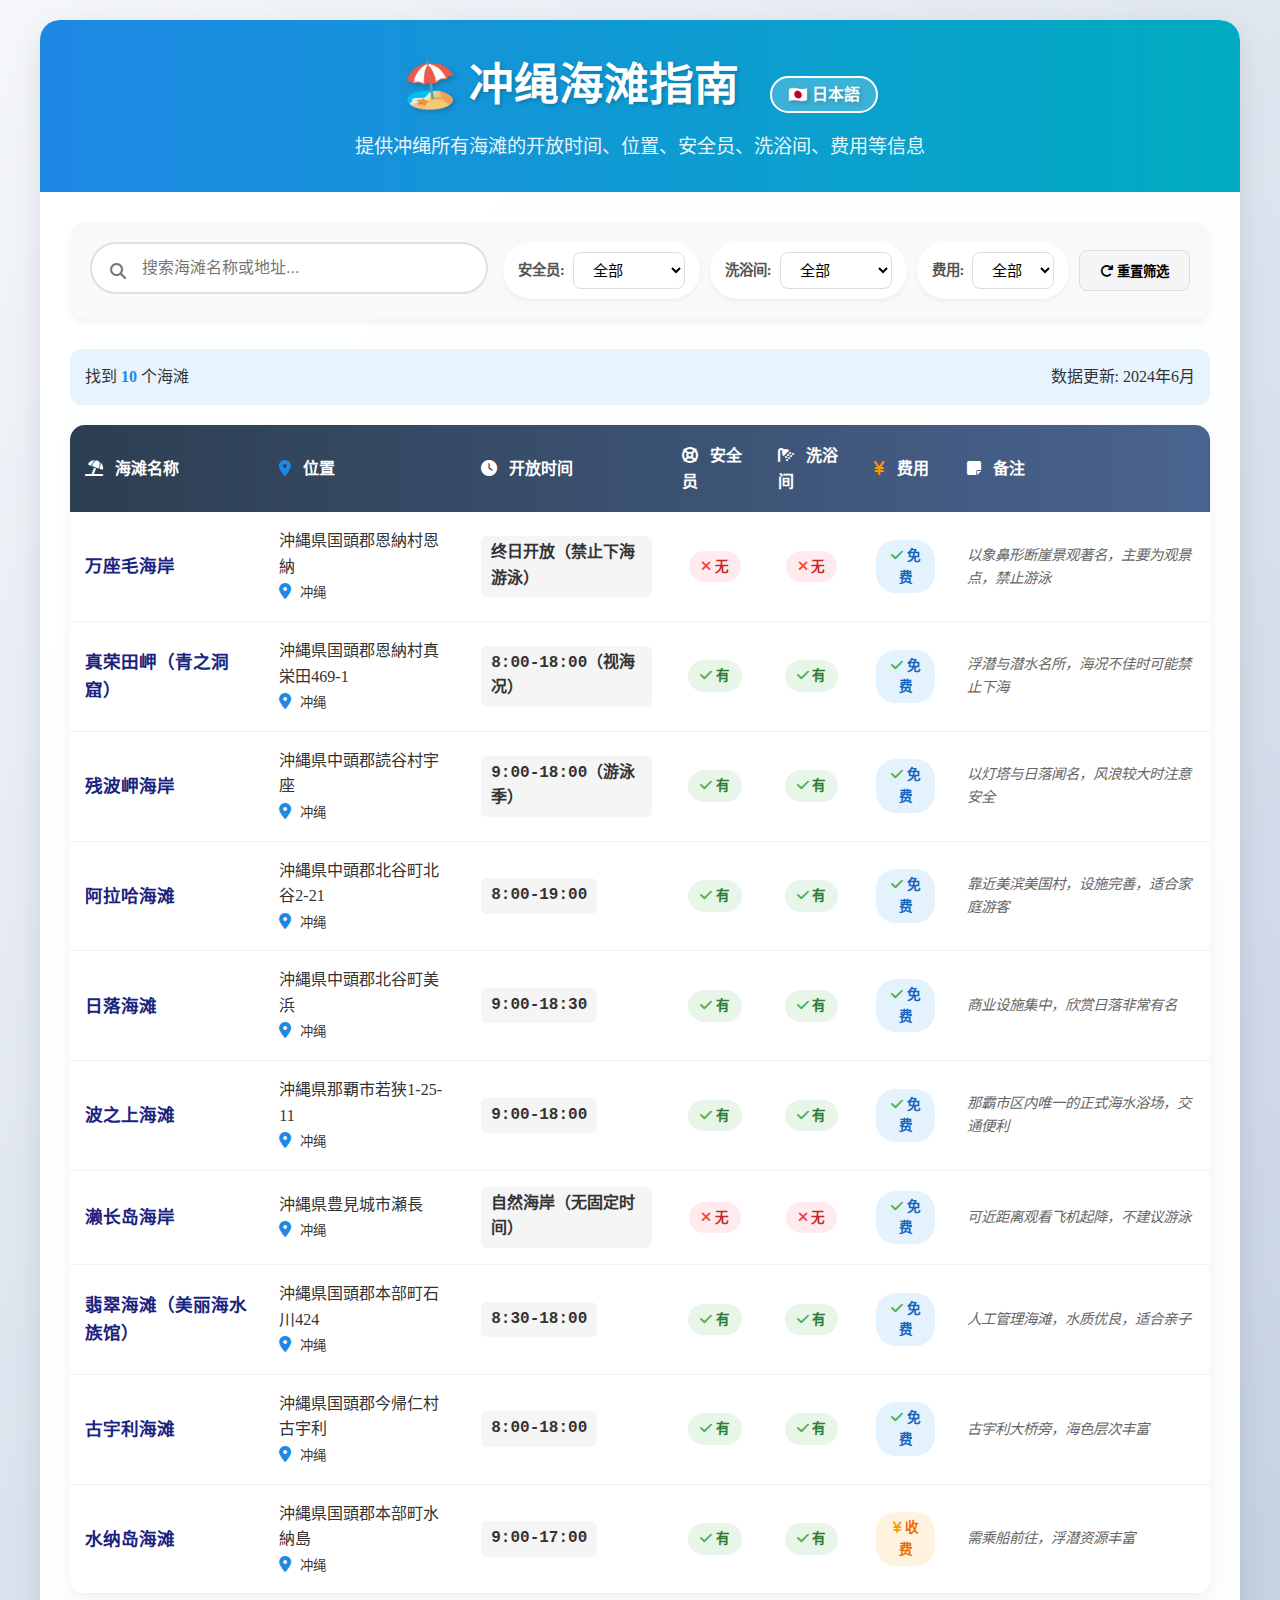
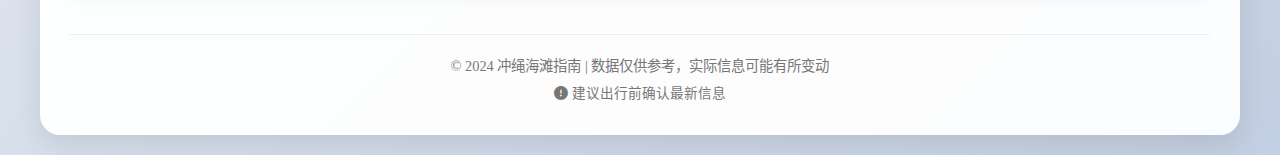
<file: index.html>
<!DOCTYPE html>
<html lang="zh-CN">

<head>
    <meta charset="UTF-8">
    <meta name="viewport" content="width=device-width, initial-scale=1.0">
    <title>冲绳海滩指南 | Okinawa Beach Guide</title>
    <link rel="stylesheet" href="https://cdnjs.cloudflare.com/ajax/libs/font-awesome/6.4.0/css/all.min.css">
    <link rel="stylesheet" href="assets/css/styles.css">
</head>

<body>
    <div class="container">
        <header>
            <h1>🏖️ 冲绳海滩指南 
                <a href="index-jp.html" id="languageToggle" class="language-toggle">🇯🇵 日本語</a>
            </h1>
            <p class="subtitle">提供冲绳所有海滩的开放时间、位置、安全员、洗浴间、费用等信息</p>
        </header>

        <div class="controls">
            <div class="search-box">
                <i class="fas fa-search"></i>
                <input type="text" id="searchInput" placeholder="搜索海滩名称或地址...">
            </div>

            <div class="filters">
                <div class="filter-group">
                    <span class="filter-label">安全员:</span>
                    <select id="lifeguardFilter">
                        <option value="all">全部</option>
                        <option value="yes">有安全员</option>
                        <option value="no">无安全员</option>
                    </select>
                </div>

                <div class="filter-group">
                    <span class="filter-label">洗浴间:</span>
                    <select id="showerFilter">
                        <option value="all">全部</option>
                        <option value="yes">有洗浴间</option>
                        <option value="no">无洗浴间</option>
                    </select>
                </div>

                <div class="filter-group">
                    <span class="filter-label">费用:</span>
                    <select id="feeFilter">
                        <option value="all">全部</option>
                        <option value="free">免费</option>
                        <option value="paid">收费</option>
                    </select>
                </div>

                <button class="reset-btn" id="resetBtn">
                    <i class="fas fa-redo"></i> 重置筛选
                </button>
            </div>
        </div>

        <div class="stats">
            <div>找到 <span class="beach-count" id="beachCount">0</span> 个海滩</div>
            <div>数据更新: 2024年6月</div>
        </div>

        <div class="table-container">
            <table id="beachTable">
                <thead>
                    <tr>
                        <th><i class="fas fa-umbrella-beach"></i> 海滩名称</th>
                        <th><i class="fas fa-map-marker-alt"></i> 位置</th>
                        <th><i class="fas fa-clock"></i> 开放时间</th>
                        <th><i class="fas fa-life-ring"></i> 安全员</th>
                        <th><i class="fas fa-shower"></i> 洗浴间</th>
                        <th><i class="fas fa-yen-sign"></i> 费用</th>
                        <th><i class="fas fa-sticky-note"></i> 备注</th>
                    </tr>
                </thead>
                <tbody id="beachTableBody">
                    <!-- 数据将通过JavaScript动态加载 -->
                </tbody>
            </table>
            <div id="noResults" class="no-results" style="display: none;">
                <i class="fas fa-search" style="font-size: 3rem; margin-bottom: 15px; opacity: 0.5;"></i>
                <p>没有找到符合条件的结果</p>
                <p>请尝试其他搜索词或筛选条件</p>
            </div>
        </div>

        <footer>
            <p>© 2024 冲绳海滩指南 | 数据仅供参考，实际信息可能有所变动</p>
            <p style="margin-top: 5px; font-size: 0.85rem;">
                <i class="fas fa-exclamation-circle"></i> 建议出行前确认最新信息
            </p>
        </footer>
    </div>

    <script src="assets/js/main.js"></script>
</body>

</html>
</file>
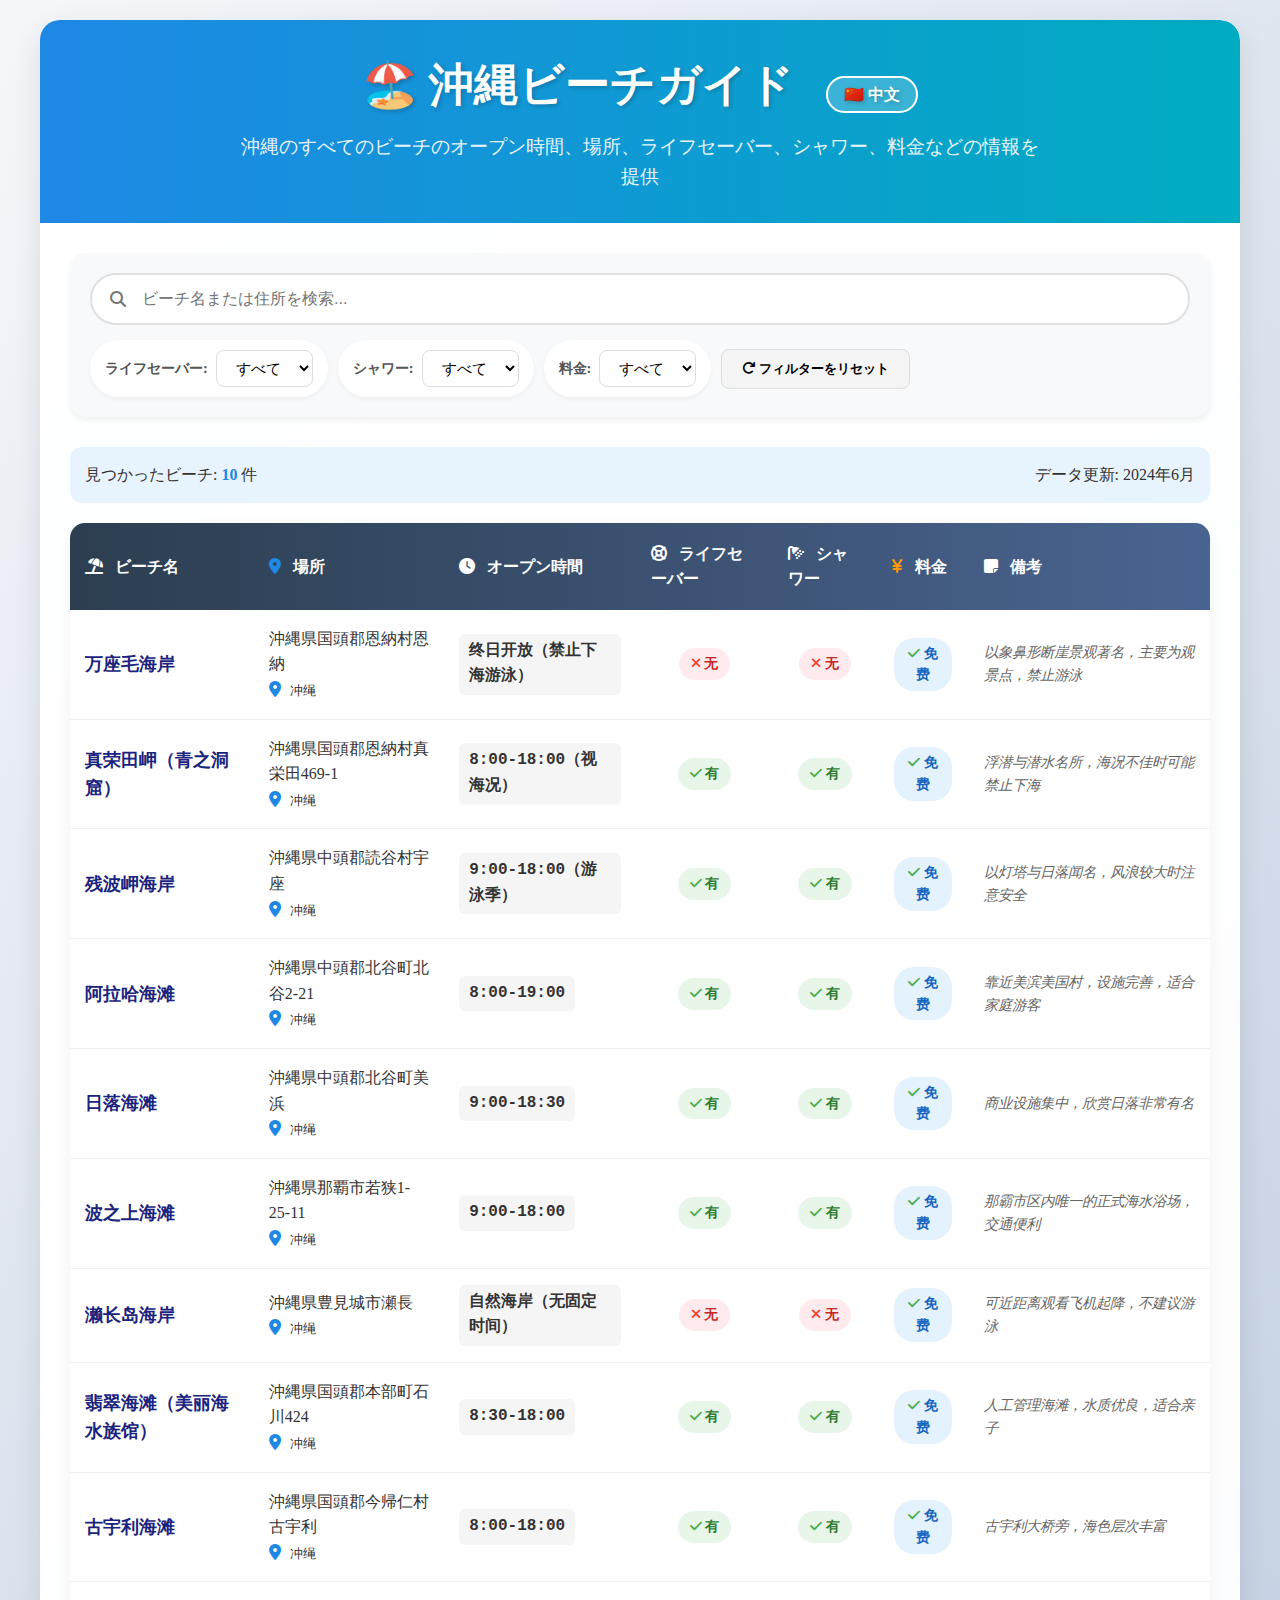
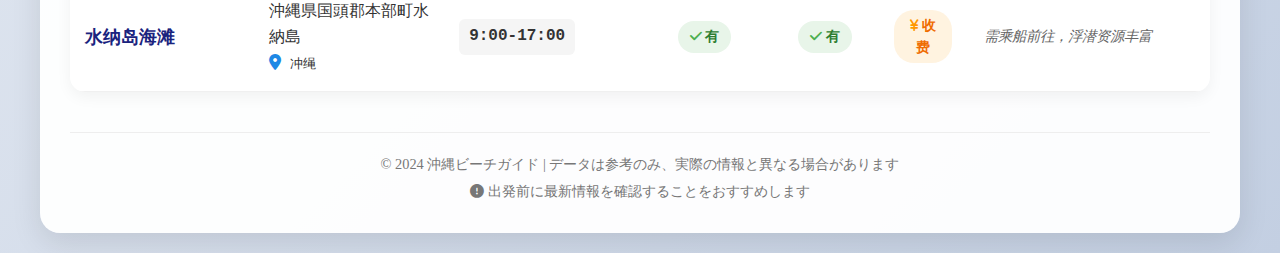
<file: index-jp.html>
<!DOCTYPE html>
<html lang="ja">

<head>
    <meta charset="UTF-8">
    <meta name="viewport" content="width=device-width, initial-scale=1.0">
    <title>沖縄ビーチガイド | Okinawa Beach Guide</title>
    <link rel="stylesheet" href="https://cdnjs.cloudflare.com/ajax/libs/font-awesome/6.4.0/css/all.min.css">
    <link rel="stylesheet" href="assets/css/styles.css">
</head>

<body>
    <div class="container">
        <header>
            <h1>🏖️ 沖縄ビーチガイド 
                <a href="index.html" id="languageToggle" class="language-toggle">🇨🇳 中文</a>
            </h1>
            <p class="subtitle">沖縄のすべてのビーチのオープン時間、場所、ライフセーバー、シャワー、料金などの情報を提供</p>
        </header>

        <div class="controls">
            <div class="search-box">
                <i class="fas fa-search"></i>
                <input type="text" id="searchInput" placeholder="ビーチ名または住所を検索...">
            </div>

            <div class="filters">
                <div class="filter-group">
                    <span class="filter-label">ライフセーバー:</span>
                    <select id="lifeguardFilter">
                        <option value="all">すべて</option>
                        <option value="yes">あり</option>
                        <option value="no">なし</option>
                    </select>
                </div>

                <div class="filter-group">
                    <span class="filter-label">シャワー:</span>
                    <select id="showerFilter">
                        <option value="all">すべて</option>
                        <option value="yes">あり</option>
                        <option value="no">なし</option>
                    </select>
                </div>

                <div class="filter-group">
                    <span class="filter-label">料金:</span>
                    <select id="feeFilter">
                        <option value="all">すべて</option>
                        <option value="free">無料</option>
                        <option value="paid">有料</option>
                    </select>
                </div>

                <button class="reset-btn" id="resetBtn">
                    <i class="fas fa-redo"></i> フィルターをリセット
                </button>
            </div>
        </div>

        <div class="stats">
            <div>見つかったビーチ: <span class="beach-count" id="beachCount">0</span> 件</div>
            <div>データ更新: 2024年6月</div>
        </div>

        <div class="table-container">
            <table id="beachTable">
                <thead>
                    <tr>
                        <th><i class="fas fa-umbrella-beach"></i> ビーチ名</th>
                        <th><i class="fas fa-map-marker-alt"></i> 場所</th>
                        <th><i class="fas fa-clock"></i> オープン時間</th>
                        <th><i class="fas fa-life-ring"></i> ライフセーバー</th>
                        <th><i class="fas fa-shower"></i> シャワー</th>
                        <th><i class="fas fa-yen-sign"></i> 料金</th>
                        <th><i class="fas fa-sticky-note"></i> 備考</th>
                    </tr>
                </thead>
                <tbody id="beachTableBody">
                    <!-- データはJavaScriptを通じて動的に読み込まれます -->
                </tbody>
            </table>
            <div id="noResults" class="no-results" style="display: none;">
                <i class="fas fa-search" style="font-size: 3rem; margin-bottom: 15px; opacity: 0.5;"></i>
                <p>条件に一致する結果が見つかりませんでした</p>
                <p>他の検索語またはフィルター条件をお試しください</p>
            </div>
        </div>

        <footer>
            <p>© 2024 沖縄ビーチガイド | データは参考のみ、実際の情報と異なる場合があります</p>
            <p style="margin-top: 5px; font-size: 0.85rem;">
                <i class="fas fa-exclamation-circle"></i> 出発前に最新情報を確認することをおすすめします
            </p>
        </footer>
    </div>

    <script src="assets/js/main.js"></script>
</body>

</html>
</file>
<file: assets/css/styles.css>
* {
    margin: 0;
    padding: 0;
    box-sizing: border-box;
    /* 确保所有元素都使用自定义光标 */
    cursor: url('../imgs/clownfish_64.png'), auto !important;
}

/* 自定义光标样式 */
body {
    background: linear-gradient(135deg, #f5f7fa 0%, #c3cfe2 100%);
    color: #333;
    line-height: 1.6;
    padding: 20px;
    min-height: 100vh;
    cursor: url('../imgs/clownfish_64.png'), auto !important;
}

/* 为所有可交互元素设置光标 */
button, a, select, input, .beach-name-link, th, td, div, span {
    cursor: url('../imgs/clownfish_64.png'), pointer !important;
}

.container {
    max-width: 1200px;
    margin: 0 auto;
    background-color: rgba(255, 255, 255, 0.95);
    border-radius: 20px;
    box-shadow: 0 10px 30px rgba(0, 0, 0, 0.1);
    overflow: hidden;
    padding: 30px;
}

header {
    text-align: center;
    padding: 30px 0;
    background: linear-gradient(to right, #1e88e5, #00acc1);
    color: white;
    margin: -30px -30px 30px -30px;
    border-radius: 0 20px 0 0;
}

h1 {
    font-size: 2.8rem;
    margin-bottom: 10px;
    text-shadow: 2px 2px 4px rgba(0, 0, 0, 0.2);
}

.subtitle {
    font-size: 1.2rem;
    opacity: 0.9;
    max-width: 800px;
    margin: 0 auto;
}

.controls {
    display: flex;
    flex-wrap: wrap;
    gap: 15px;
    margin-bottom: 30px;
    padding: 20px;
    background-color: #f8f9fa;
    border-radius: 15px;
    box-shadow: 0 4px 6px rgba(0, 0, 0, 0.05);
}

.search-box {
    flex: 1;
    min-width: 300px;
    position: relative;
}

.search-box input {
    width: 100%;
    padding: 15px 20px 15px 50px;
    border: 2px solid #e0e0e0;
    border-radius: 50px;
    font-size: 1rem;
    transition: all 0.3s;
}

.search-box input:focus {
    outline: none;
    border-color: #1e88e5;
    box-shadow: 0 0 0 3px rgba(30, 136, 229, 0.2);
}

.search-box i {
    position: absolute;
    left: 20px;
    top: 50%;
    transform: translateY(-50%);
    color: #757575;
}

.filters {
    display: flex;
    flex-wrap: wrap;
    gap: 10px;
    align-items: center;
}

.filter-group {
    display: flex;
    align-items: center;
    gap: 8px;
    background: white;
    padding: 10px 15px;
    border-radius: 50px;
    box-shadow: 0 2px 4px rgba(0, 0, 0, 0.05);
}

.filter-label {
    font-weight: 600;
    color: #555;
    font-size: 0.9rem;
}

select {
    padding: 8px 15px;
    border: 1px solid #ddd;
    border-radius: 8px;
    background-color: white;
    font-size: 0.95rem;
    cursor: pointer;
}

select:focus {
    outline: none;
    border-color: #1e88e5;
}

.stats {
    display: flex;
    justify-content: space-between;
    align-items: center;
    margin-bottom: 20px;
    padding: 15px;
    background-color: #e8f4fd;
    border-radius: 12px;
    font-size: 1rem;
}

.beach-count {
    font-weight: 600;
    color: #1e88e5;
}

table {
    width: 100%;
    border-collapse: collapse;
    background-color: white;
    border-radius: 15px;
    overflow: hidden;
    box-shadow: 0 5px 15px rgba(0, 0, 0, 0.05);
}

thead {
    background: linear-gradient(to right, #2c3e50, #4a6491);
    color: white;
}

th {
    padding: 18px 15px;
    text-align: left;
    font-weight: 600;
    font-size: 1rem;
}

th i {
    margin-right: 8px;
}

tbody tr {
    border-bottom: 1px solid #f0f0f0;
    transition: all 0.2s;
}

tbody tr:hover {
    background-color: #f8fafc;
    transform: translateY(-2px);
    box-shadow: 0 4px 8px rgba(0, 0, 0, 0.05);
}

td {
    padding: 16px 15px;
}

.beach-name {
    font-weight: 600;
    color: #1a237e;
    font-size: 1.1rem;
}

/* 新增海滩名称链接样式 */
.beach-name-link {
    font-weight: 600;
    color: #1e88e5;
    font-size: 1.1rem;
    text-decoration: none;
    cursor: pointer;
    display: inline-block;
    padding: 2px 4px;
    border-radius: 3px;
    transition: all 0.3s ease;
}

.beach-name-link:hover {
    background-color: #e3f2fd;
    transform: translateY(-2px);
    box-shadow: 0 2px 4px rgba(30, 136, 229, 0.3);
}

.badge {
    display: inline-block;
    padding: 5px 12px;
    border-radius: 20px;
    font-size: 0.85rem;
    font-weight: 600;
    margin: 2px;
}

.badge-yes {
    background-color: #e8f5e9;
    color: #2e7d32;
}

.badge-no {
    background-color: #ffebee;
    color: #c62828;
}

.badge-free {
    background-color: #e3f2fd;
    color: #1565c0;
}

.badge-paid {
    background-color: #fff3e0;
    color: #ef6c00;
}

.open-time {
    font-family: 'Courier New', monospace;
    font-weight: 600;
    color: #333;
    background-color: #f5f5f5;
    padding: 5px 10px;
    border-radius: 6px;
    display: inline-block;
}

.note {
    font-size: 0.9rem;
    color: #666;
    font-style: italic;
}

footer {
    text-align: center;
    margin-top: 40px;
    padding-top: 20px;
    border-top: 1px solid #eee;
    color: #777;
    font-size: 0.9rem;
}

.language-toggle {
    padding: 8px 16px;
    background-color: rgba(255, 255, 255, 0.2);
    border: 2px solid white;
    border-radius: 20px;
    color: white;
    font-weight: bold;
    cursor: pointer;
    transition: all 0.3s ease;
    margin-left: 20px;
    font-size: 1rem;
    text-decoration: none;
}

.language-toggle:hover {
    background-color: rgba(255, 255, 255, 0.3);
    transform: scale(1.05);
}

@media (max-width: 768px) {
    .container {
        padding: 15px;
    }

    header {
        padding: 20px 0;
        margin: -15px -15px 20px -15px;
    }

    h1 {
        font-size: 2rem;
    }

    .controls {
        flex-direction: column;
    }

    .search-box {
        min-width: 100%;
    }

    table {
        display: block;
        overflow-x: auto;
    }

    th,
    td {
        padding: 12px 10px;
        font-size: 0.9rem;
    }
}

.icon-cell {
    text-align: center;
    font-size: 1.2rem;
}

.fa-check {
    color: #4caf50;
}

.fa-times {
    color: #f44336;
}

.fa-yen-sign {
    color: #ff9800;
}

.fa-map-marker-alt {
    color: #1e88e5;
}

.no-results {
    text-align: center;
    padding: 40px;
    color: #777;
    font-size: 1.1rem;
}

.reset-btn {
    padding: 10px 20px;
    background-color: #f5f5f5;
    border: 1px solid #ddd;
    border-radius: 8px;
    cursor: pointer;
    font-weight: 600;
    transition: all 0.3s;
}

.reset-btn:hover {
    background-color: #e0e0e0;
}
</file>
